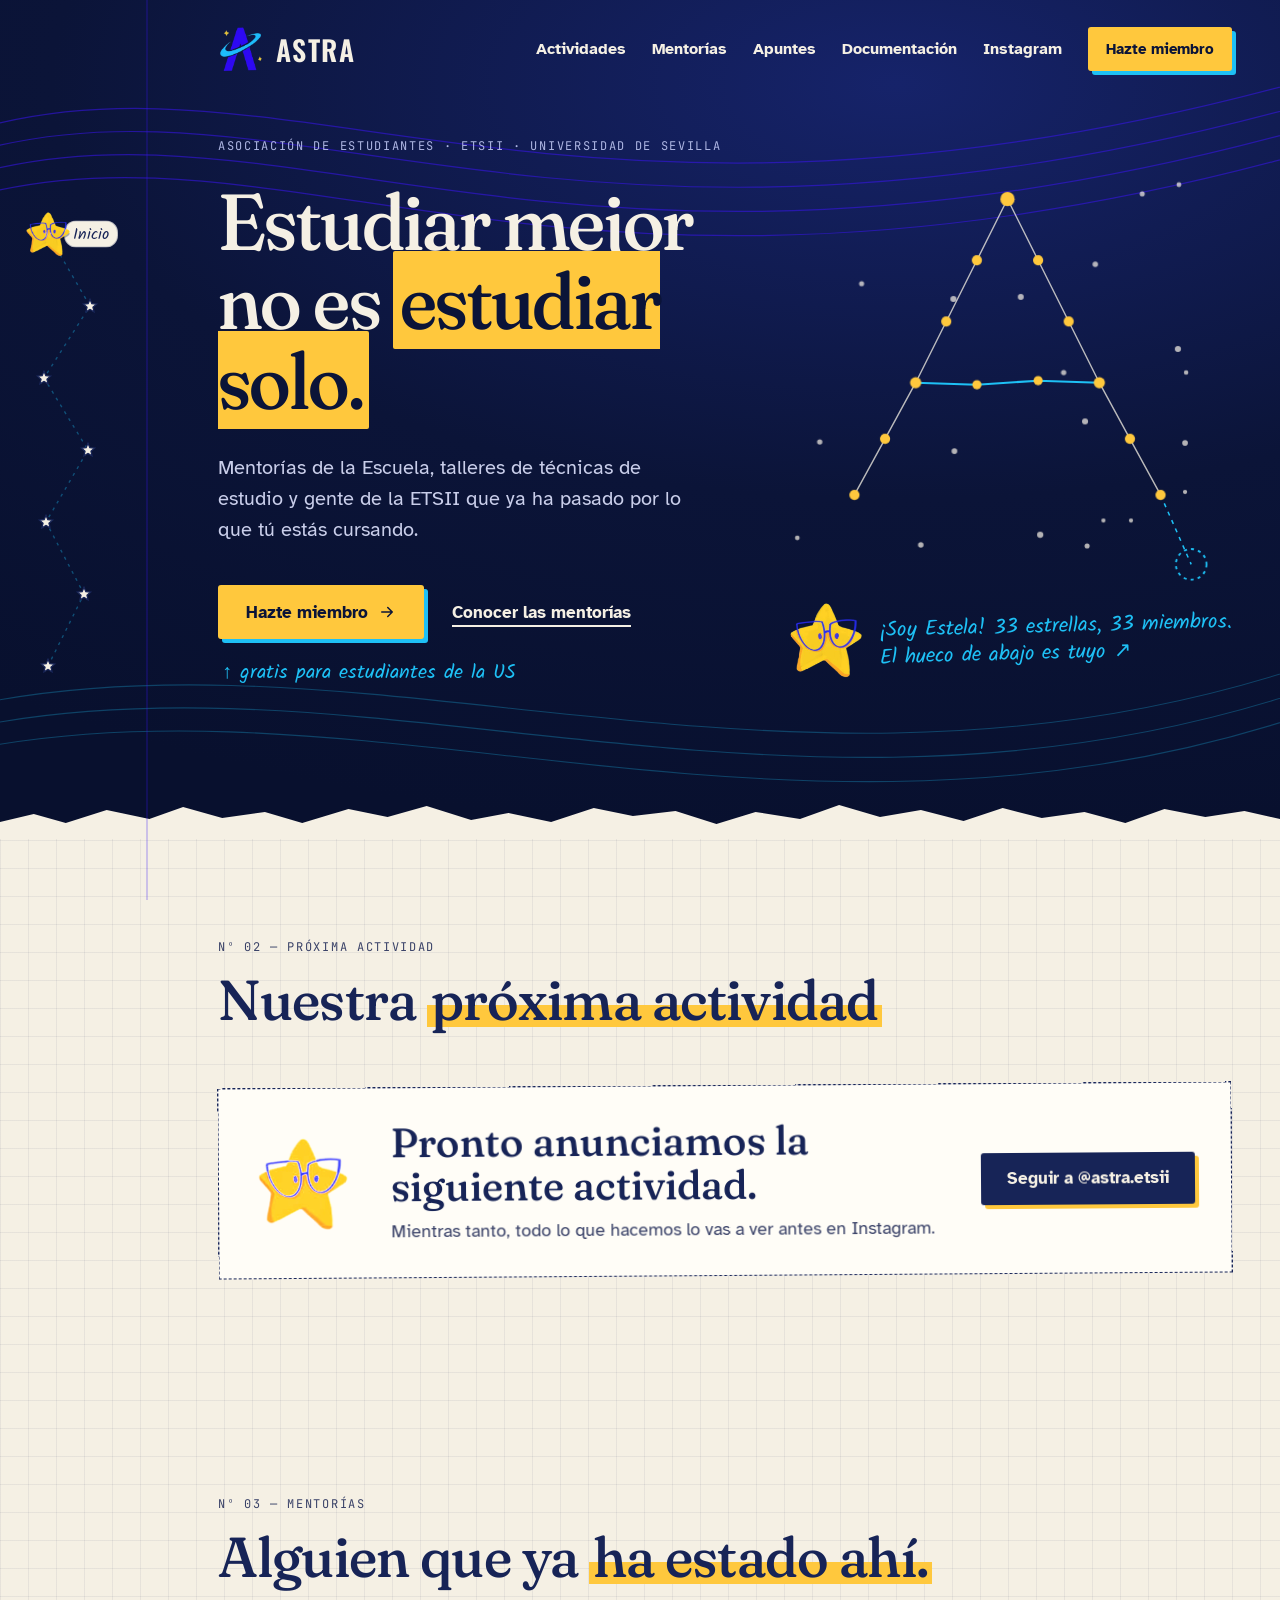
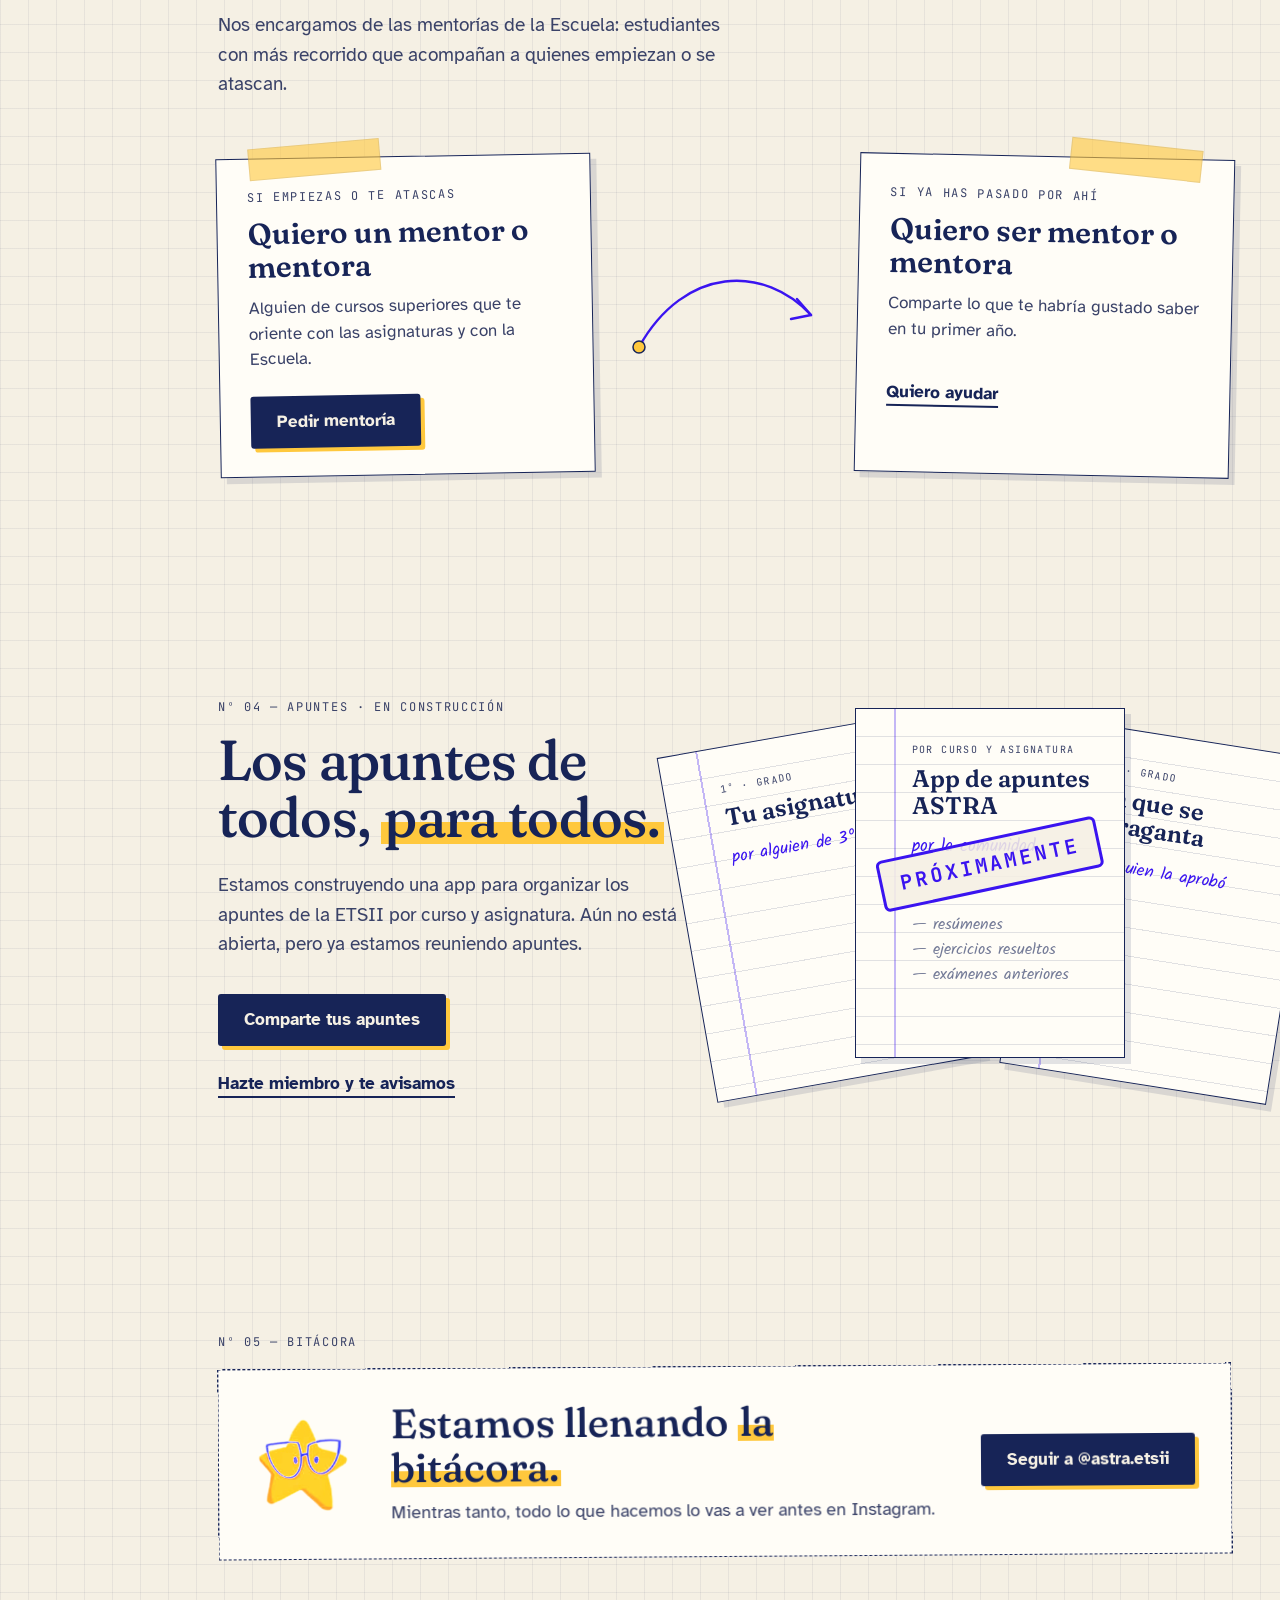
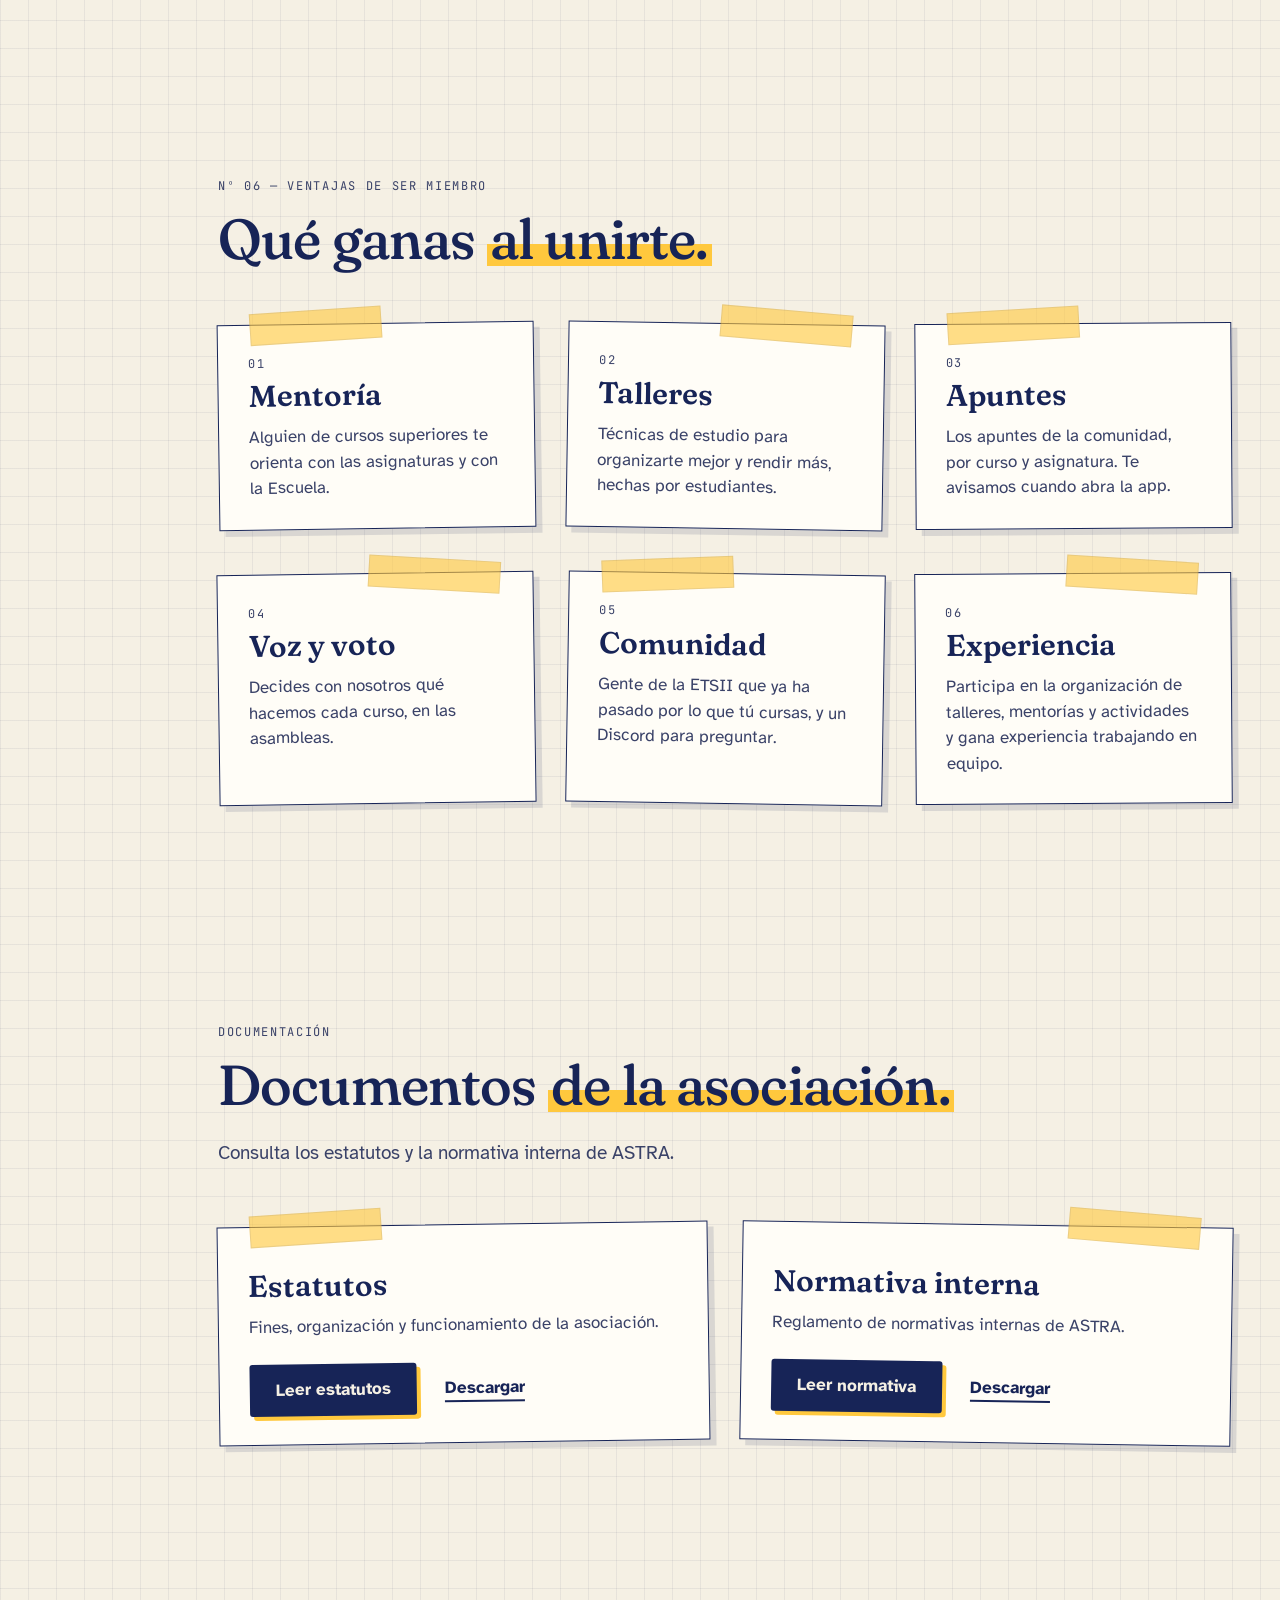
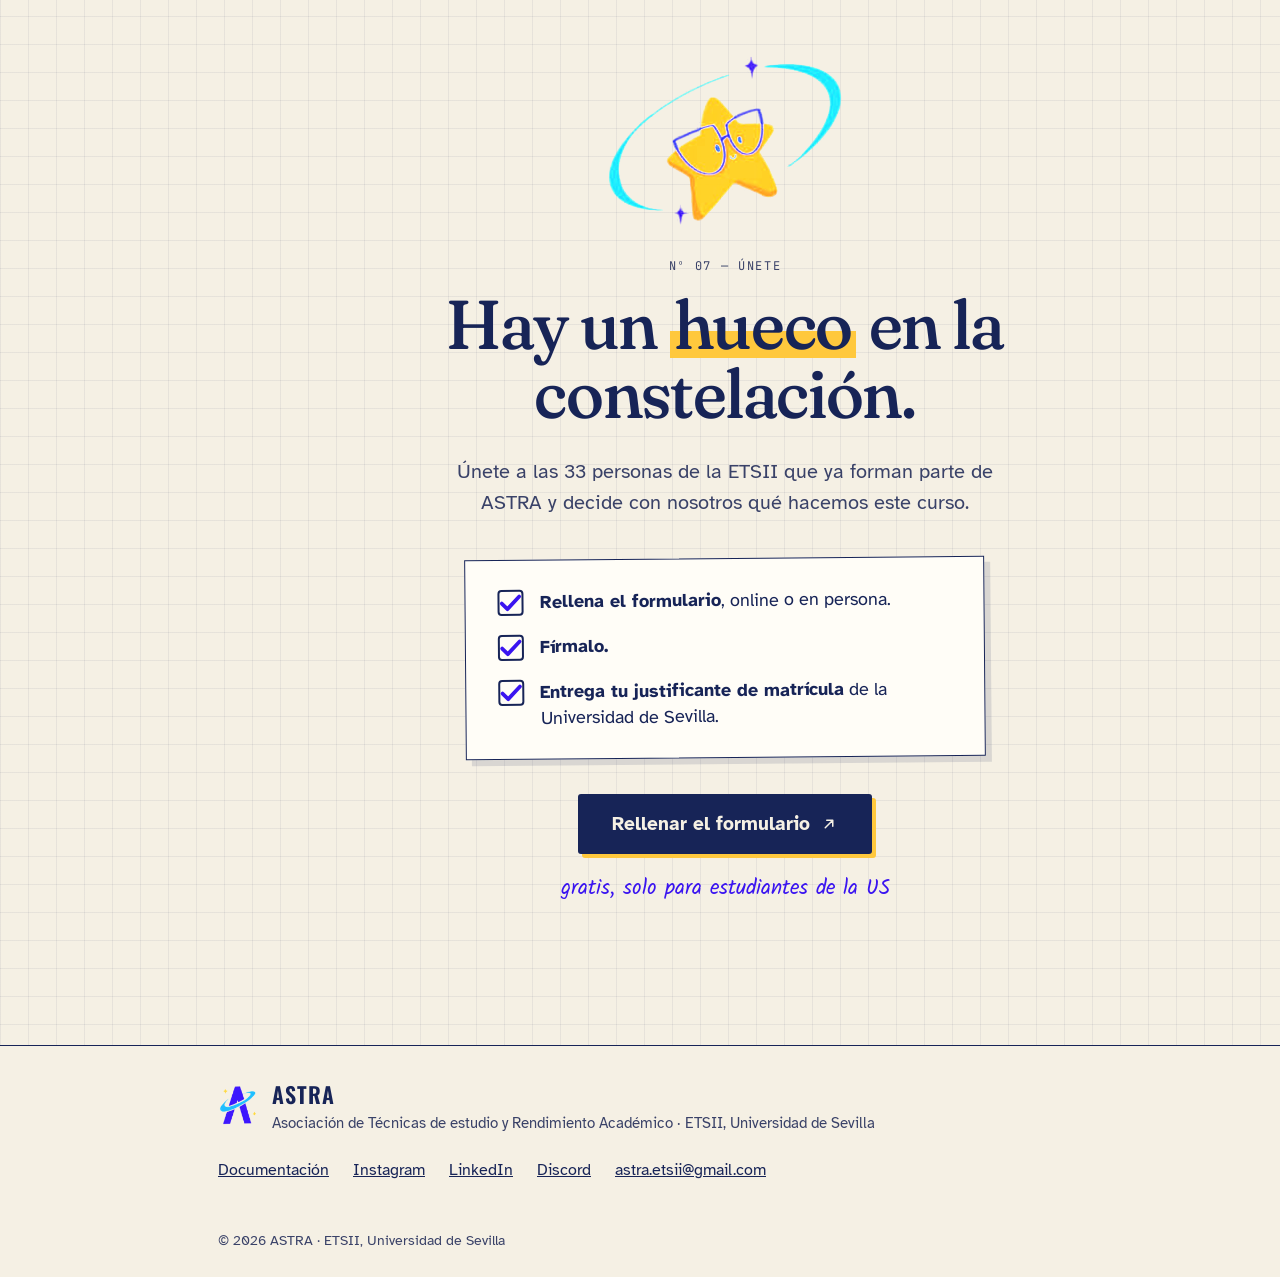
<file: index.html>
<!doctype html>
<html lang="es">
<head>
<meta charset="utf-8">
<meta name="viewport" content="width=device-width, initial-scale=1">
<title>ASTRA — Estudiar mejor no es estudiar solo</title>
<meta name="description" content="ASTRA, Asociación de Técnicas de estudio y Rendimiento Académico de la ETSII (Universidad de Sevilla): mentorías, talleres y apuntes hechos por estudiantes.">
<meta name="theme-color" content="#0B1438">

<meta property="og:type" content="website">
<meta property="og:locale" content="es_ES">
<meta property="og:site_name" content="ASTRA">
<meta property="og:title" content="ASTRA — Estudiar mejor no es estudiar solo">
<meta property="og:description" content="Mentorías de la Escuela, talleres de técnicas de estudio y gente de la ETSII que ya ha pasado por lo que tú estás cursando.">
<meta property="og:url" content="https://nadinerosita.github.io/ASTRAweb/">
<meta property="og:image" content="https://nadinerosita.github.io/ASTRAweb/assets/img/mascota-orbita.png">
<meta name="twitter:card" content="summary">
<meta name="twitter:title" content="ASTRA — Estudiar mejor no es estudiar solo">
<meta name="twitter:description" content="Mentorías de la Escuela, talleres de técnicas de estudio y gente de la ETSII que ya ha pasado por lo que tú estás cursando.">
<meta name="twitter:image" content="https://nadinerosita.github.io/ASTRAweb/assets/img/mascota-orbita.png">

<link rel="icon" type="image/png" sizes="64x64" href="favicon.png">
<link rel="apple-touch-icon" sizes="180x180" href="apple-touch-icon.png">

<link rel="preconnect" href="https://fonts.googleapis.com">
<link rel="preconnect" href="https://fonts.gstatic.com" crossorigin>
<link rel="stylesheet" href="https://fonts.googleapis.com/css2?family=Atkinson+Hyperlegible:ital,wght@0,400;0,700;1,400&amp;family=Fraunces:ital,opsz,wght,SOFT,WONK@0,9..144,300..800,0..100,0..1;1,9..144,300..800,0..100,0..1&amp;family=JetBrains+Mono:wght@400;600;700&amp;family=Kalam:wght@400;700&amp;family=Oswald:wght@600&amp;display=swap">
<link rel="stylesheet" href="css/styles.css">
<noscript><style>
.hl, .hld { background-size: 100% 100%; } .hld { color: #0B1438; }
.st { opacity: 1; } .astro, .tick, .mline path { stroke-dashoffset: 0; } .mline .dot { opacity: 1; }
.sheets .s1 { transform: translate(-170px, 18px) rotate(-10deg); } .sheets .s3 { transform: translate(170px, 22px) rotate(9deg); }
.stamp { opacity: 1; transform: translate(-50%, -50%) rotate(-12deg); }
</style></noscript>
<script>document.documentElement.classList.add('js')</script>
<script src="js/main.js" defer></script>
</head>
<body>
<div class="paper">

<div class="topbar" id="topbar" aria-hidden="true"></div>
<div class="margin-line" aria-hidden="true"></div>

<!-- Índice lateral: seis estrellas en zigzag -->
<nav class="rail" aria-label="Progreso de la página">
<svg class="rail-lines" width="124" height="472" viewBox="0 0 124 472" aria-hidden="true">
<polyline points="30,20 72,92 26,164 70,236 28,308 66,380 30,452" fill="none" stroke="#1EC0F5" stroke-opacity="0.35" stroke-width="1.4" stroke-dasharray="3 5"></polyline>
<polyline id="rail-progress" points="30,20 72,92 26,164 70,236 28,308 66,380 30,452" fill="none" stroke="#1EC0F5" stroke-width="2.2" pathLength="1" stroke-dasharray="1" stroke-dashoffset="1"></polyline>
</svg>
<a href="#inicio" class="rail-star now" style="left: 30px; top: 20px"><svg viewBox="0 0 20 20" aria-hidden="true"><path class="core" d="M10 1.5l2.3 5.6 6 .5-4.6 3.9 1.4 5.9L10 14.3 4.9 17.4l1.4-5.9L1.7 7.6l6-.5z"></path></svg><span class="rail-label">Inicio</span></a>
<a href="#proxima" class="rail-star" style="left: 72px; top: 92px"><svg viewBox="0 0 20 20" aria-hidden="true"><path class="core" d="M10 1.5l2.3 5.6 6 .5-4.6 3.9 1.4 5.9L10 14.3 4.9 17.4l1.4-5.9L1.7 7.6l6-.5z"></path></svg><span class="rail-label" id="rail-label-proxima">Asamblea</span></a>
<a href="#mentorias" class="rail-star" style="left: 26px; top: 164px"><svg viewBox="0 0 20 20" aria-hidden="true"><path class="core" d="M10 1.5l2.3 5.6 6 .5-4.6 3.9 1.4 5.9L10 14.3 4.9 17.4l1.4-5.9L1.7 7.6l6-.5z"></path></svg><span class="rail-label">Mentorías</span></a>
<a href="#apuntes" class="rail-star" style="left: 70px; top: 236px"><svg viewBox="0 0 20 20" aria-hidden="true"><path class="core" d="M10 1.5l2.3 5.6 6 .5-4.6 3.9 1.4 5.9L10 14.3 4.9 17.4l1.4-5.9L1.7 7.6l6-.5z"></path></svg><span class="rail-label">Apuntes</span></a>
<a href="#bitacora" class="rail-star" style="left: 28px; top: 308px"><svg viewBox="0 0 20 20" aria-hidden="true"><path class="core" d="M10 1.5l2.3 5.6 6 .5-4.6 3.9 1.4 5.9L10 14.3 4.9 17.4l1.4-5.9L1.7 7.6l6-.5z"></path></svg><span class="rail-label">Bitácora</span></a>
<a href="#ventajas" class="rail-star" style="left: 66px; top: 380px"><svg viewBox="0 0 20 20" aria-hidden="true"><path class="core" d="M10 1.5l2.3 5.6 6 .5-4.6 3.9 1.4 5.9L10 14.3 4.9 17.4l1.4-5.9L1.7 7.6l6-.5z"></path></svg><span class="rail-label">Ventajas</span></a>
<a href="#unete" class="rail-star" style="left: 30px; top: 452px"><svg viewBox="0 0 20 20" aria-hidden="true"><path class="core" d="M10 1.5l2.3 5.6 6 .5-4.6 3.9 1.4 5.9L10 14.3 4.9 17.4l1.4-5.9L1.7 7.6l6-.5z"></path></svg><span class="rail-label">Únete</span></a>
<div class="rail-guide" id="rail-guide" style="left: 30px; top: 20px"><img src="assets/img/mascota.png" alt="" width="283" height="287"></div>
</nav>

<main>
<div class="night">
<svg class="waves" viewBox="0 0 1440 760" preserveAspectRatio="none" aria-hidden="true">
<g fill="none" stroke="#3A14F0" stroke-width="1.1" stroke-opacity=".55">
<path d="M-40 120 C 320 30, 640 260, 1480 70"></path>
<path d="M-40 140 C 320 52, 640 282, 1480 92" style="animation-delay: -2s"></path>
<path d="M-40 160 C 320 74, 640 304, 1480 114" style="animation-delay: -4s"></path>
<path d="M-40 180 C 320 96, 640 326, 1480 136" style="animation-delay: -6s"></path>
</g>
<g fill="none" stroke="#1EC0F5" stroke-width="1" stroke-opacity=".28">
<path d="M-40 640 C 420 560, 900 760, 1480 600"></path>
<path d="M-40 660 C 420 582, 900 782, 1480 622" style="animation-delay: -3s"></path>
<path d="M-40 680 C 420 604, 900 804, 1480 644" style="animation-delay: -5s"></path>
</g>
</svg>

<header class="wrap site-header">
<a href="#inicio" class="logo-link"><img src="assets/img/logo-a.png" alt="" width="46" height="46"><span class="brand">ASTRA</span></a>
<button type="button" class="nav-toggle" id="nav-toggle" aria-expanded="false" aria-controls="main-nav">
<span class="sr-only">Menú</span>
<svg width="24" height="24" viewBox="0 0 24 24" fill="none" stroke="currentColor" stroke-width="2" stroke-linecap="round" aria-hidden="true"><path d="M4 7h16M4 12h16M4 17h16"></path></svg>
</button>
<nav class="main-nav" id="main-nav" aria-label="Principal">
<a href="#proxima">Actividades</a>
<a href="#mentorias">Mentorías</a>
<a href="#apuntes">Apuntes</a>
<a href="#documentacion">Documentación</a>
<a href="https://www.instagram.com/astra.etsii" data-instagram>Instagram</a>
<a href="#unete" class="btn-sun btn-sm">Hazte miembro</a>
</nav>
</header>

<section id="inicio" class="wrap hero" aria-labelledby="titular-inicio">
<div class="hero-grid">
<div class="hero-text">
<p class="mono">Asociación de estudiantes · ETSII · Universidad de Sevilla</p>
<h1 class="serif" id="titular-inicio">Estudiar mejor no es <span class="hld" id="hero-hl">estudiar solo.</span></h1>
<p class="hero-lede">Mentorías de la Escuela, talleres de técnicas de estudio y gente de la ETSII que ya ha pasado por lo que tú estás cursando.</p>
<div class="actions">
<a href="#unete" class="btn-sun" id="cta-hero">Hazte miembro
<svg width="18" height="18" viewBox="0 0 24 24" fill="none" stroke="currentColor" stroke-width="2" stroke-linecap="round" stroke-linejoin="round" aria-hidden="true"><path d="M5 12h14M13 6l6 6-6 6"></path></svg></a>
<a href="#mentorias" class="btn-line">Conocer las mentorías</a>
</div>
<p class="hand note">↑ gratis para estudiantes de la US</p>
</div>

<figure class="hero-figure">
<svg class="constellation" id="constelacion" viewBox="0 0 440 440" role="img" aria-label="Constelación de 33 estrellas, una por cada miembro de ASTRA, con forma de A, y un hueco libre al final">
<path class="astro" pathLength="1" d="M70 340 L100 285 L130 230 L160 170 L190 110 L220 50 L250 110 L280 170 L310 230 L340 285 L370 340" fill="none" stroke="#F5F0E4" stroke-opacity=".75" stroke-width="1.4"></path>
<path class="astro astro-bar" pathLength="1" d="M130 230 L190 232 L250 228 L310 230" fill="none" stroke="#1EC0F5" stroke-width="2"></path>
<path d="M370 340 L400 408" fill="none" stroke="#1EC0F5" stroke-width="1.5" stroke-dasharray="4 5"></path>
<g id="estrellas"></g>
<circle class="slotfill" id="slotfill" cx="400" cy="408" r="9"></circle>
<circle class="slot" id="slot" cx="400" cy="408" r="15" fill="none" stroke="#1EC0F5" stroke-width="1.8" stroke-dasharray="3 4"></circle>
</svg>
<figcaption>
<img class="bob" src="assets/img/mascota.png" alt="Astralita, la mascota de ASTRA" width="283" height="287">
<span class="hand">¡Soy Estela! <span data-miembros>33</span> estrellas, <span data-miembros>33</span> miembros.<br>El hueco de abajo es tuyo ↗</span>
</figcaption>
</figure>
</div>
</section>

<svg class="torn" viewBox="0 0 1440 48" preserveAspectRatio="none" aria-hidden="true">
<path d="M0 48 L0 30 L38 22 L74 31 L120 18 L168 27 L206 15 L250 26 L298 20 L340 31 L392 17 L436 25 L480 14 L530 28 L572 21 L620 30 L668 16 L712 24 L760 19 L806 32 L850 20 L900 27 L944 13 L990 25 L1036 18 L1084 29 L1128 16 L1172 26 L1220 20 L1266 31 L1310 17 L1356 25 L1400 19 L1440 27 L1440 48 Z" fill="#F5F0E4"></path>
</svg>
</div>

<!-- Próxima actividad -->
<section id="proxima" class="wrap section" aria-labelledby="titular-proxima">
<p class="mono eyebrow">Nº 02 — Próxima actividad</p>
<h2 class="serif h2" id="titular-proxima" style="margin-bottom: 56px" data-titulo-defecto="Asamblea General de Inicio de Curso">Empezamos el curso <span class="hl">en asamblea</span></h2>

<div class="ticket" id="ticket">
<span class="tape"></span>
<span class="tape"></span>
<div class="ticket-grid">
<div class="ticket-date">
<p class="serif ticket-day" id="act-dia">20</p>
<p class="mono" id="act-fecha">Nov · 12:30</p>
</div>
<div class="ticket-body">
<h3 class="serif" id="act-titulo">Asamblea General de Inicio de Curso</h3>
<p class="ticket-desc" id="act-desc">Presentamos el plan de ASTRA para este curso y decidimos juntos qué hacemos. Trae tus ideas.</p>
<p class="mono ticket-place"><span id="act-lugar">Lugar · Aula A2.11, ETSII</span><span id="act-abierta">&#160;·&#160; Abierta a todo el mundo, seas o no de ASTRA</span></p>
<div class="actions">
<a href="https://calendar.google.com/calendar/render?action=TEMPLATE&amp;text=Asamblea%20General%20de%20Inicio%20de%20Curso%20%C2%B7%20ASTRA&amp;dates=20261120T113000Z/20261120T123000Z&amp;location=Aula%20A2.11%2C%20ETSII%2C%20Universidad%20de%20Sevilla" class="btn-ink" id="act-cal">
<svg width="18" height="18" viewBox="0 0 24 24" fill="none" stroke="currentColor" stroke-width="2" stroke-linecap="round" stroke-linejoin="round" aria-hidden="true"><rect x="3" y="5" width="18" height="16" rx="2"></rect><path d="M3 10h18M8 3v4M16 3v4M12 13v5M9.5 15.5h5"></path></svg>
Añadir a mi calendario</a>
<a href="#unete" class="btn-line">Y si te gusta, hazte miembro</a>
</div>
</div>
</div>
<p class="hand countdown" id="act-cuenta">faltan 10 días ✎</p>
</div>

<div class="empty-card" id="proxima-vacia" hidden>
<img class="bob" src="assets/img/mascota.png" alt="" width="283" height="287" loading="lazy">
<div class="empty-card-body">
<h3 class="serif">Pronto anunciamos la siguiente actividad.</h3>
<p>Mientras tanto, todo lo que hacemos lo vas a ver antes en Instagram.</p>
</div>
<a href="https://www.instagram.com/astra.etsii" class="btn-ink" data-instagram>Seguir a @astra.etsii</a>
</div>
<div class="cal" id="calendario" hidden>
<div class="cal-card">
<div class="cal-head">
<button type="button" class="cal-nav" id="cal-prev" aria-label="Mes anterior">&#8249;</button>
<h3 class="serif" id="cal-mes" aria-live="polite">Calendario</h3>
<button type="button" class="cal-nav" id="cal-next" aria-label="Mes siguiente">&#8250;</button>
</div>
<div class="cal-weekdays" aria-hidden="true"><span>L</span><span>M</span><span>X</span><span>J</span><span>V</span><span>S</span><span>D</span></div>
<div class="cal-days" id="cal-dias"></div>
<p class="cal-hint hand">toca un día marcado para ver su evento</p>
</div>
<div class="cal-agenda">
<p class="mono" id="cal-agenda-titulo">Próximos eventos</p>
<ul class="cal-lista" id="cal-lista"></ul>
<button type="button" class="btn-line cal-todos" id="cal-todos" hidden>Ver todos los eventos</button>
</div>
</div>
</section>

<!-- Mentorías -->
<section id="mentorias" class="wrap section mentor" aria-labelledby="titular-mentorias">
<p class="mono eyebrow">Nº 03 — Mentorías</p>
<h2 class="serif h2" id="titular-mentorias">Alguien que ya <span class="hl">ha estado ahí.</span></h2>
<p class="lede">Nos encargamos de las mentorías de la Escuela: estudiantes con más recorrido que acompañan a quienes empiezan o se atascan.</p>
<div class="mentor-row">
<div class="icard">
<span class="tape"></span>
<p class="mono">Si empiezas o te atascas</p>
<h3 class="serif">Quiero un mentor o mentora</h3>
<p>Alguien de cursos superiores que te oriente con las asignaturas y con la Escuela.</p>
<a href="mailto:astra.etsii@gmail.com?subject=Quiero%20un%20mentor%20o%20mentora" class="btn-ink" id="mentor-pedir">Pedir mentoría</a>
</div>
<svg class="mline" viewBox="0 0 200 120" aria-hidden="true">
<path d="M14 92 C 60 10, 140 10, 186 60" fill="none" stroke="#3A14F0" stroke-width="2.4" stroke-dasharray="1" pathLength="1" stroke-linecap="round"></path>
<path d="M172 44 L186 60 L166 64" fill="none" stroke="#3A14F0" stroke-width="2.4" stroke-linecap="round" stroke-linejoin="round" pathLength="1" stroke-dasharray="1"></path>
<circle class="dot" cx="14" cy="92" r="6" fill="#FFC83D" stroke="#172457" stroke-width="1.5"></circle>
</svg>
<div class="icard">
<span class="tape"></span>
<p class="mono">Si ya has pasado por ahí</p>
<h3 class="serif">Quiero ser mentor o mentora</h3>
<p>Comparte lo que te habría gustado saber en tu primer año.</p>
<a href="mailto:astra.etsii@gmail.com?subject=Quiero%20ser%20mentor%20o%20mentora" class="btn-line" id="mentor-ofrecer">Quiero ayudar</a>
</div>
</div>
</section>

<!-- Apuntes -->
<section id="apuntes" class="wrap section" aria-labelledby="titular-apuntes">
<div class="split">
<div class="split-text">
<p class="mono eyebrow" id="apuntes-etiqueta">Nº 04 — Apuntes · en construcción</p>
<h2 class="serif h2" id="titular-apuntes">Los apuntes de todos, <span class="hl">para todos.</span></h2>
<p class="lede" id="apuntes-lede">Estamos construyendo una app para organizar los apuntes de la ETSII por curso y asignatura. Aún no está abierta, pero ya estamos reuniendo apuntes.</p>
<div class="actions">
<a href="mailto:astra.etsii@gmail.com?subject=Quiero%20compartir%20mis%20apuntes" class="btn-ink" id="apuntes-primario">Comparte tus apuntes</a>
<a href="#unete" class="btn-line" id="apuntes-secundario">Hazte miembro y te avisamos</a>
</div>
</div>
<div class="split-art">
<div class="sheets" aria-hidden="true">
<div class="sheet s1"><p class="mono">1º · Grado</p><p class="serif">Tu asignatura</p><p class="hand">por alguien de 3º</p></div>
<div class="sheet s3"><p class="mono">2º · Grado</p><p class="serif">La que se atraganta</p><p class="hand">por quien la aprobó</p></div>
<div class="sheet s2"><p class="mono">Por curso y asignatura</p><p class="serif">App de apuntes ASTRA</p><p class="hand">por la comunidad</p><p class="hand list">— resúmenes<br>— ejercicios resueltos<br>— exámenes anteriores</p></div>
<span class="stamp" id="apuntes-sello">Próximamente</span>
</div>
</div>
</div>
</section>

<!-- Bitácora -->
<section id="bitacora" class="wrap section" aria-labelledby="titular-bitacora">
<p class="mono eyebrow">Nº 05 — Bitácora</p>
<div class="empty-card" id="bitacora-vacia">
<img class="bob" src="assets/img/mascota.png" alt="" width="283" height="287" loading="lazy">
<div class="empty-card-body">
<h2 class="serif" id="titular-bitacora">Estamos llenando <span class="hl">la bitácora.</span></h2>
<p>Mientras tanto, todo lo que hacemos lo vas a ver antes en Instagram.</p>
</div>
<a href="https://www.instagram.com/astra.etsii" class="btn-ink" data-instagram>Seguir a @astra.etsii</a>
</div>
<div id="bitacora-fotos" hidden>
<h2 class="serif h2 log-title" id="titular-bitacora-fotos">Lo que ya <span class="hl">hemos hecho</span></h2>
<div class="polaroids" id="bitacora-grid"></div>
<p class="log-more">Más en <a href="https://www.instagram.com/astra.etsii" class="link-min" data-instagram>@astra.etsii</a></p>
</div>
</section>

<!-- Ventajas -->
<section id="ventajas" class="wrap section" aria-labelledby="titular-ventajas">
<p class="mono eyebrow">Nº 06 — Ventajas de ser miembro</p>
<h2 class="serif h2" id="titular-ventajas">Qué ganas <span class="hl">al unirte.</span></h2>
<ul class="perks">
<li class="icard"><span class="tape"></span><p class="mono">01</p><h3 class="serif">Mentoría</h3><p>Alguien de cursos superiores te orienta con las asignaturas y con la Escuela.</p></li>
<li class="icard"><span class="tape"></span><p class="mono">02</p><h3 class="serif">Talleres</h3><p>Técnicas de estudio para organizarte mejor y rendir más, hechas por estudiantes.</p></li>
<li class="icard"><span class="tape"></span><p class="mono">03</p><h3 class="serif">Apuntes</h3><p>Los apuntes de la comunidad, por curso y asignatura. Te avisamos cuando abra la app.</p></li>
<li class="icard"><span class="tape"></span><p class="mono">04</p><h3 class="serif">Voz y voto</h3><p>Decides con nosotros qué hacemos cada curso, en las asambleas.</p></li>
<li class="icard"><span class="tape"></span><p class="mono">05</p><h3 class="serif">Comunidad</h3><p>Gente de la ETSII que ya ha pasado por lo que tú cursas, y un Discord para preguntar.</p></li>
<li class="icard"><span class="tape"></span><p class="mono">06</p><h3 class="serif">Experiencia</h3><p>Participa en la organización de talleres, mentorías y actividades y gana experiencia trabajando en equipo.</p></li>
</ul>
</section>

<!-- Documentación -->
<section id="documentacion" class="wrap section" aria-labelledby="titular-documentacion">
<p class="mono eyebrow">Documentación</p>
<h2 class="serif h2" id="titular-documentacion">Documentos <span class="hl">de la asociación.</span></h2>
<p class="lede">Consulta los estatutos y la normativa interna de ASTRA.</p>
<div class="docs-row">
<div class="icard">
<span class="tape"></span>
<h3 class="serif">Estatutos</h3>
<p>Fines, organización y funcionamiento de la asociación.</p>
<div class="actions">
<a href="docs/estatutos-astra.pdf" class="btn-ink" target="_blank" rel="noopener">Leer estatutos</a>
<a href="docs/estatutos-astra.pdf" class="btn-line" download>Descargar</a>
</div>
</div>
<div class="icard">
<span class="tape"></span>
<h3 class="serif">Normativa interna</h3>
<p>Reglamento de normativas internas de ASTRA.</p>
<div class="actions">
<a href="docs/normativa-interna-astra.pdf" class="btn-ink" target="_blank" rel="noopener">Leer normativa</a>
<a href="docs/normativa-interna-astra.pdf" class="btn-line" download>Descargar</a>
</div>
</div>
</div>
</section>

<!-- Únete -->
<section id="unete" class="wrap join" aria-labelledby="titular-unete">
<div class="join-inner">
<img class="bob join-mascot" src="assets/img/mascota-orbita.png" alt="Astralita, la mascota de ASTRA" width="475" height="346" loading="lazy">
<p class="mono">Nº 07 — Únete</p>
<h2 class="serif" id="titular-unete">Hay un <span class="hl">hueco</span> en la constelación.</h2>
<p class="join-lede">Únete a las <span data-miembros>33</span> personas de la ETSII que ya forman parte de ASTRA y decide con nosotros qué hacemos este curso.</p>
<ol id="pasos" class="steps">
<li><span class="box"><svg viewBox="0 0 24 24" aria-hidden="true"><path class="tick" pathLength="1" d="M5 12.5l4.5 4.5L19 7"></path></svg></span><span><b>Rellena el formulario</b>, online o en persona.</span></li>
<li><span class="box"><svg viewBox="0 0 24 24" aria-hidden="true"><path class="tick" pathLength="1" d="M5 12.5l4.5 4.5L19 7"></path></svg></span><span><b>Fírmalo.</b></span></li>
<li><span class="box"><svg viewBox="0 0 24 24" aria-hidden="true"><path class="tick" pathLength="1" d="M5 12.5l4.5 4.5L19 7"></path></svg></span><span><b>Entrega tu justificante de matrícula</b> de la Universidad de Sevilla.</span></li>
</ol>
<a href="https://forms.cloud.microsoft/Pages/ResponsePage.aspx?id=TmhK77WBHEmpjsezG-bEaWFeOwYvt0BBrL5kpqT_PyRUNDlWQlNWME44R1oxSkNFN0RUWEcxUkpFUy4u" class="btn-ink btn-lg" id="form-link" target="_blank" rel="noopener">Rellenar el formulario
<svg width="18" height="18" viewBox="0 0 24 24" fill="none" stroke="currentColor" stroke-width="2" stroke-linecap="round" stroke-linejoin="round" aria-hidden="true"><path d="M7 17L17 7M9 7h8v8"></path></svg></a>
<p class="hand note">gratis, solo para estudiantes de la US</p>
</div>
</section>
</main>

<footer class="site-footer">
<div class="wrap footer-inner">
<div class="footer-brand">
<img src="assets/img/logo-a.png" alt="" width="40" height="40" loading="lazy">
<div>
<p class="brand">ASTRA</p>
<p>Asociación de Técnicas de estudio y Rendimiento Académico · ETSII, Universidad de Sevilla</p>
</div>
</div>
<div class="footer-links">
<a href="#documentacion" class="link-min">Documentación</a>
<a href="https://www.instagram.com/astra.etsii" class="link-min" data-instagram>Instagram</a>
<a href="https://es.linkedin.com/company/astra-etsii" class="link-min" data-linkedin target="_blank" rel="noopener">LinkedIn</a>
<a href="https://discord.gg/a9k8bKVkrk" class="link-min" data-discord target="_blank" rel="noopener">Discord</a>
<a href="mailto:astra.etsii@gmail.com" class="link-min" data-email>astra.etsii@gmail.com</a>
</div>
</div>
<div class="wrap footer-legal">
<p>© 2026 ASTRA · ETSII, Universidad de Sevilla</p>
</div>
</footer>

</div>
</body>
</html>
</file>
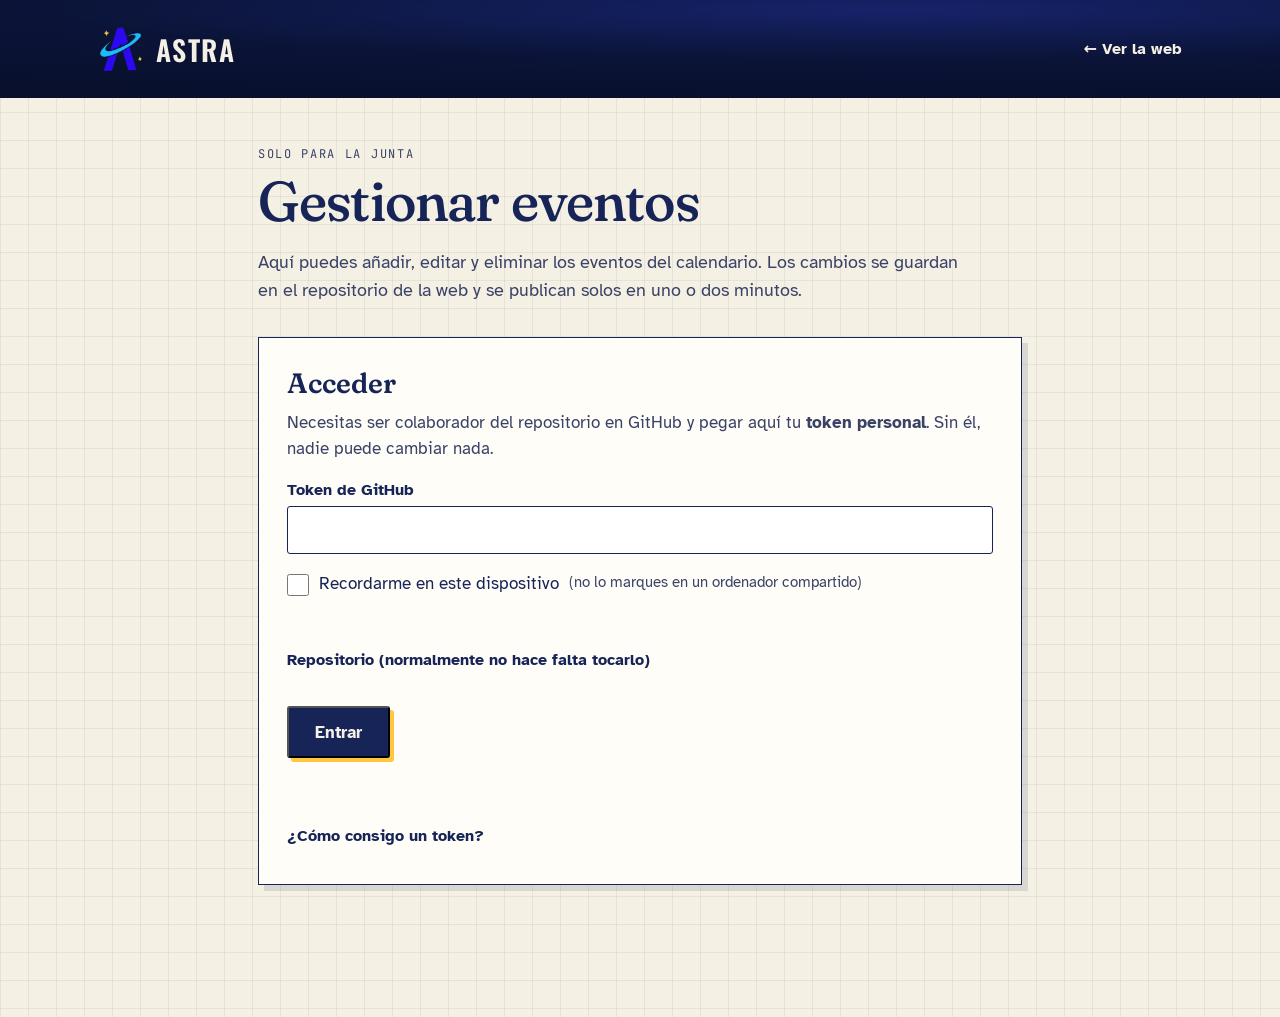
<file: admin.html>
<!doctype html>
<html lang="es">
<head>
<meta charset="utf-8">
<meta name="viewport" content="width=device-width, initial-scale=1">
<title>Gestionar eventos — ASTRA</title>
<meta name="robots" content="noindex, nofollow">
<meta name="theme-color" content="#0B1438">
<link rel="icon" type="image/png" sizes="64x64" href="favicon.png">
<link rel="preconnect" href="https://fonts.googleapis.com">
<link rel="preconnect" href="https://fonts.gstatic.com" crossorigin>
<link rel="stylesheet" href="https://fonts.googleapis.com/css2?family=Atkinson+Hyperlegible:ital,wght@0,400;0,700;1,400&amp;family=Fraunces:ital,opsz,wght,SOFT,WONK@0,9..144,300..800,0..100,0..1;1,9..144,300..800,0..100,0..1&amp;family=JetBrains+Mono:wght@400;600;700&amp;family=Kalam:wght@400;700&amp;family=Oswald:wght@600&amp;display=swap">
<link rel="stylesheet" href="css/styles.css">
<link rel="stylesheet" href="css/admin.css">
<script src="js/admin.js" defer></script>
</head>
<body class="admin-page">
<div class="paper">

<div class="night">
<header class="wrap site-header">
<a href="index.html" class="logo-link"><img src="assets/img/logo-a.png" alt="" width="46" height="46"><span class="brand">ASTRA</span></a>
<nav class="main-nav" aria-label="Principal">
<a href="index.html">← Ver la web</a>
</nav>
</header>
</div>

<main class="wrap admin">
<p class="mono">Solo para la junta</p>
<h1 class="serif">Gestionar eventos</h1>
<p class="admin-intro">Aquí puedes añadir, editar y eliminar los eventos del calendario. Los cambios se guardan en el repositorio de la web y se publican solos en uno o dos minutos.</p>

<!-- Acceso -->
<section id="login" class="admin-card" aria-labelledby="login-titulo">
<h2 class="serif" id="login-titulo">Acceder</h2>
<p>Necesitas ser colaborador del repositorio en GitHub y pegar aquí tu <b>token personal</b>. Sin él, nadie puede cambiar nada.</p>
<form id="login-form" autocomplete="off">
<div class="field">
<label for="token">Token de GitHub</label>
<input type="password" id="token" name="token" autocomplete="off" spellcheck="false" required>
</div>
<label class="check"><input type="checkbox" id="recordar"> Recordarme en este dispositivo <span>(no lo marques en un ordenador compartido)</span></label>
<details class="admin-details">
<summary>Repositorio (normalmente no hace falta tocarlo)</summary>
<div class="grid2">
<div class="field"><label for="cfg-owner">Usuario u organización</label><input type="text" id="cfg-owner" spellcheck="false"></div>
<div class="field"><label for="cfg-repo">Repositorio</label><input type="text" id="cfg-repo" spellcheck="false"></div>
<div class="field"><label for="cfg-branch">Rama</label><input type="text" id="cfg-branch" spellcheck="false"></div>
</div>
</details>
<div class="actions"><button type="submit" class="btn-ink" id="login-btn">Entrar</button></div>
<p class="admin-msg" id="login-msg" role="alert"></p>
</form>

<details class="admin-details">
<summary>¿Cómo consigo un token?</summary>
<ol class="admin-steps">
<li>Pide a quien administre el repositorio que te añada como colaborador (<i>Settings → Collaborators</i>).</li>
<li>En GitHub abre <i>Settings → Developer settings → Personal access tokens → Fine-grained tokens → Generate new token</i>.</li>
<li>En <i>Repository access</i> elige <b>Only select repositories</b> y marca solo el repositorio de la web.</li>
<li>En <i>Permissions → Repository permissions</i> pon <b>Contents: Read and write</b>.</li>
<li>Genera el token, cópialo y pégalo arriba. GitHub solo lo muestra una vez. Ponle una caducidad corta (por ejemplo, 90 días).</li>
</ol>
</details>
</section>

<!-- Panel -->
<section id="panel" hidden aria-label="Panel de eventos">
<div class="admin-bar">
<p class="mono" id="estado" aria-live="polite"></p>
<div class="actions">
<button type="button" class="btn-line" id="btn-nuevo">+ Nuevo evento</button>
<button type="button" class="btn-ink btn-sm" id="btn-guardar" disabled>Guardar y publicar</button>
<button type="button" class="btn-line" id="btn-salir">Salir</button>
</div>
</div>
<p class="admin-msg" id="msg" role="status"></p>

<form id="form-evento" class="admin-card" hidden novalidate aria-labelledby="form-titulo">
<h2 class="serif" id="form-titulo">Nuevo evento</h2>
<div class="field">
<label for="f-titulo">Título</label>
<input type="text" id="f-titulo" maxlength="120" required>
</div>
<div class="field">
<label for="f-desc">Descripción <span>(opcional)</span></label>
<textarea id="f-desc" rows="3" maxlength="400"></textarea>
</div>
<div class="grid2">
<div class="field">
<label for="f-inicio">Empieza</label>
<input type="datetime-local" id="f-inicio" required>
</div>
<div class="field">
<label for="f-fin">Termina</label>
<input type="datetime-local" id="f-fin">
</div>
</div>
<p class="admin-hint">Las horas son siempre de Madrid, estés donde estés.</p>
<div class="field">
<label for="f-lugar">Lugar <span>(opcional)</span></label>
<input type="text" id="f-lugar" maxlength="120">
</div>
<label class="check"><input type="checkbox" id="f-abierta"> Abierta a todo el mundo, seas o no de ASTRA</label>
<p class="admin-msg" id="form-msg" role="alert"></p>
<div class="actions">
<button type="submit" class="btn-ink btn-sm">Aceptar</button>
<button type="button" class="btn-line" id="btn-cancelar">Cancelar</button>
</div>
</form>

<ul class="admin-lista" id="lista"></ul>
<p class="admin-hint" id="vacio" hidden>No hay eventos. Pulsa «Nuevo evento» para crear el primero.</p>
<p class="admin-hint">«Aceptar» no publica nada todavía: los cambios se aplican en la web al pulsar <b>Guardar y publicar</b>.</p>
</section>

</main>
</div>
</body>
</html>
</file>
<file: css/styles.css>
/* ASTRA — portada "Cuaderno de observación"
   Fuente de verdad: referencia/portada-prototipo.dc.html */

:root { --marker: #FFC83D; }

html { scroll-behavior: smooth; scroll-padding-top: 24px; }
body { margin: 0; }
[hidden] { display: none !important; }
a { color: #172457; }
a:hover { color: #3A14F0; }
:focus-visible { outline: 3px solid #3A14F0; outline-offset: 3px; }
.night :focus-visible { outline-color: #FFC83D; }

/* ---------- Base ---------- */
.paper { background-color: #F5F0E4; background-image: linear-gradient(rgba(23,36,87,.065) 1px, transparent 1px), linear-gradient(90deg, rgba(23,36,87,.065) 1px, transparent 1px); background-size: 28px 28px; font-family: 'Atkinson Hyperlegible', system-ui, sans-serif; color: #172457; position: relative; overflow-x: hidden; min-height: 100vh; }
.night { position: relative; background: radial-gradient(120% 90% at 70% 10%, #16236A 0%, #0B1438 55%, #08102E 100%); color: #F5F0E4; overflow: hidden; }
.night a { color: #F5F0E4; }
.night a:hover { color: #FFC83D; }
.wrap { max-width: 1180px; margin: 0 auto 0 170px; padding: 0 48px; box-sizing: border-box; position: relative; }
.serif { font-family: 'Fraunces', Georgia, serif; font-variation-settings: "SOFT" 60, "WONK" 1; }
.brand { font-family: 'Oswald', 'Arial Narrow', sans-serif; font-weight: 600; letter-spacing: .05em; }
.mono { font-family: 'JetBrains Mono', ui-monospace, monospace; font-size: 12px; letter-spacing: .14em; text-transform: uppercase; color: #3A4268; }
.night .mono { color: #AEB6E3; }
.hand { font-family: 'Kalam', cursive; color: #3A14F0; }
.night .hand { color: #1EC0F5; }
.h2 { margin: 0; font-size: clamp(38px, 4.4vw, 62px); line-height: 1.02; font-weight: 500; letter-spacing: -.015em; }
.lede { margin: 26px 0 0; font-size: 19px; line-height: 1.55; color: #3A4268; max-width: 44ch; }
.eyebrow { margin: 0 0 16px; }
.section { padding-top: 100px; padding-bottom: 120px; z-index: 2; }

/* Marcador amarillo */
.hl { background-image: linear-gradient(transparent 58%, var(--marker) 58%, var(--marker) 90%, transparent 90%); background-repeat: no-repeat; background-size: 0% 100%; transition: background-size 1.1s cubic-bezier(.6,.05,.2,1) .15s; padding: 0 .06em; }
.hl.on { background-size: 100% 100%; }
.hld { background-image: linear-gradient(var(--marker), var(--marker)); background-repeat: no-repeat; background-position: 0 88%; background-size: 0% 16%; transition: background-size 1.1s cubic-bezier(.6,.05,.2,1) .2s, color .5s ease .6s; padding: 0 .08em; border-radius: 2px; }
.hld.on { background-size: 100% 100%; color: #0B1438; }

/* Botones */
.btn-ink { display: inline-flex; align-items: center; gap: 10px; min-height: 52px; padding: 0 26px; background: #172457; color: #F5F0E4; border-radius: 3px; text-decoration: none; font-weight: 700; font-size: 17px; box-shadow: 4px 4px 0 var(--marker); transition: transform .2s ease, box-shadow .2s ease; box-sizing: border-box; }
.btn-ink:hover, .btn-ink:focus-visible { color: #F5F0E4; transform: translate(-2px, -2px); box-shadow: 7px 7px 0 var(--marker); }
.btn-sun { display: inline-flex; align-items: center; gap: 10px; min-height: 54px; padding: 0 28px; background: var(--marker); border-radius: 3px; text-decoration: none; font-weight: 700; font-size: 17px; box-shadow: 4px 4px 0 #1EC0F5; transition: transform .2s ease, box-shadow .2s ease; box-sizing: border-box; }
.night .btn-sun, .night .btn-sun:hover { color: #0B1438; }
.btn-sun:hover, .btn-sun:focus-visible { transform: translate(-2px, -2px); box-shadow: 7px 7px 0 #1EC0F5; }
.btn-line { display: inline-flex; align-items: center; min-height: 52px; font-weight: 700; font-size: 17px; text-decoration: underline; text-decoration-thickness: 2px; text-underline-offset: 7px; }
.btn-sm { min-height: 44px; padding: 0 18px; font-size: 15px; }
.btn-lg { min-height: 60px; padding: 0 34px; font-size: 19px; margin-top: 36px; }
.link-min { min-height: 44px; display: inline-flex; align-items: center; }
.actions { display: flex; flex-wrap: wrap; align-items: center; gap: 12px 28px; }

/* ---------- Índice lateral y progreso ---------- */
.margin-line { position: fixed; top: 0; bottom: 0; left: 146px; width: 2px; background: rgba(58,20,240,.22); z-index: 1; pointer-events: none; }
.rail { position: fixed; left: 18px; top: 50%; transform: translateY(-50%); width: 124px; height: 472px; z-index: 5; }
.rail-lines { position: absolute; left: 0; top: 0; }
.rail-star { position: absolute; width: 44px; height: 44px; margin: -22px 0 0 -22px; display: flex; align-items: center; justify-content: center; text-decoration: none; }
.rail-star svg { width: 16px; height: 16px; }
.rail-star .core { fill: #F5F0E4; stroke: #172457; stroke-width: 1.6; transition: fill .35s ease; }
.rail-star.done .core { fill: #172457; stroke: #F5F0E4; }
.rail-label { position: absolute; left: 38px; top: 50%; transform: translateY(-50%); white-space: nowrap; font-family: 'Kalam', cursive; font-size: 16px; color: #172457; background: #F5F0E4; border: 1px solid rgba(23,36,87,.25); padding: 0 8px; border-radius: 12px; opacity: 0; transition: opacity .25s ease; }
.rail-star.now .rail-label, .rail-star:hover .rail-label, .rail-star:focus-visible .rail-label { opacity: 1; }
.rail-guide { position: absolute; width: 46px; height: 46px; margin: -23px 0 0 -23px; pointer-events: none; transition: left .8s cubic-bezier(.5,0,.2,1), top .8s cubic-bezier(.5,0,.2,1); filter: drop-shadow(0 2px 0 rgba(11,20,56,.35)); }
.rail-guide img { width: 100%; height: 100%; object-fit: contain; animation: bob 3s ease-in-out infinite; }
.topbar { position: fixed; top: 0; left: 0; width: 100%; height: 3px; background: #1EC0F5; z-index: 6; display: none; transform: scaleX(0); transform-origin: 0 50%; }

/* ---------- Noche: cabecera + hero ---------- */
.waves { position: absolute; inset: 0; width: 100%; height: 100%; pointer-events: none; }
.waves path { animation: drift 14s ease-in-out infinite alternate; }
.site-header { display: flex; flex-wrap: wrap; align-items: center; justify-content: space-between; gap: 16px; padding-top: 26px; padding-bottom: 26px; z-index: 3; }
.logo-link { display: flex; align-items: center; gap: 12px; text-decoration: none; }
.logo-link img { width: 46px; height: 46px; object-fit: contain; }
.logo-link .brand { font-size: 28px; }
.main-nav { display: flex; flex-wrap: wrap; align-items: center; gap: 4px 26px; }
.main-nav a:not(.btn-sun) { font-weight: 700; text-decoration: none; min-height: 44px; display: inline-flex; align-items: center; }
.hero { padding-top: 40px; padding-bottom: 150px; z-index: 2; }
.hero-grid { display: flex; flex-wrap: wrap; align-items: center; gap: 56px; }
.hero-text { flex: 1 1 480px; min-width: 0; }
.hero-text .mono { margin: 0 0 28px; }
.hero h1 { margin: 0; font-size: clamp(50px, 6.2vw, 94px); line-height: 1; font-weight: 500; letter-spacing: -.02em; }
.hero-lede { margin: 32px 0 0; font-size: 20px; line-height: 1.55; max-width: 36ch; color: #C9CEEA; }
.hero .actions { margin-top: 40px; }
.hero .note { margin: 18px 0 0 4px; font-size: 20px; }
.hero-figure { flex: 1 1 420px; min-width: 0; margin: 0; position: relative; }
.constellation { width: 100%; max-width: 500px; height: auto; display: block; margin: 0 auto; overflow: visible; }
.hero-figure figcaption { display: flex; align-items: center; justify-content: flex-end; gap: 14px; margin-top: 4px; }
.hero-figure figcaption img { width: 78px; height: 78px; object-fit: contain; }
.hero-figure figcaption .hand { font-size: 21px; line-height: 1.3; transform: rotate(-1.5deg); }
.torn { position: absolute; left: 0; bottom: -1px; width: 100%; height: 48px; display: block; }

.st { opacity: 0; transform-box: fill-box; transform-origin: center; animation: pop .6s ease forwards; }
.tw { animation: pop .6s ease forwards, twinkle 3.4s ease-in-out 2.6s infinite; }
.astro { stroke-dasharray: 1; stroke-dashoffset: 1; animation: draw 2.6s cubic-bezier(.5,0,.2,1) .5s forwards; }
.astro-bar { animation-delay: 1.6s; }
.slot { transform-box: fill-box; transform-origin: center; animation: pulse 2.6s ease-in-out infinite; }
.slot.hot { stroke: var(--marker); stroke-width: 2.6; }
.slotfill { fill: transparent; transition: fill .3s ease; }
.slotfill.hot { fill: var(--marker); }
.bob { animation: bob 3.2s ease-in-out infinite; }

/* ---------- Tarjetas, cintas ---------- */
.icard { position: relative; flex: 1 1 300px; min-width: 0; background: #FFFDF7; border: 1.5px solid #172457; box-shadow: 6px 6px 0 rgba(23,36,87,.12); padding: 30px 30px 28px; box-sizing: border-box; }
.icard h3 { margin: 12px 0 0; font-size: 30px; line-height: 1.1; font-weight: 600; }
.icard .mono { margin: 0; }
.icard p:not(.mono) { margin: 12px 0 24px; font-size: 17px; line-height: 1.5; color: #3A4268; }
.tape { position: absolute; top: -15px; width: 130px; height: 30px; background: rgba(255,200,61,.6); border: 1px solid rgba(23,36,87,.08); }

/* ---------- Próxima actividad ---------- */
.ticket { position: relative; background: #FFFDF7; border: 1.5px solid #172457; box-shadow: 10px 10px 0 rgba(23,36,87,.12); padding: 44px 44px 40px; transform: rotate(-.6deg); }
.ticket .tape:nth-of-type(1) { left: 48px; transform: rotate(-4deg); }
.ticket .tape:nth-of-type(2) { right: 48px; transform: rotate(5deg); }
.ticket-grid { display: flex; flex-wrap: wrap; gap: 36px 56px; align-items: flex-start; }
.ticket-date { flex: 0 0 auto; text-align: center; border-right: 1.5px dashed rgba(23,36,87,.3); padding-right: 48px; }
.ticket-day { margin: 0; font-size: 96px; line-height: .9; font-weight: 600; }
.ticket-date .mono { margin: 10px 0 0; color: #172457; font-weight: 600; }
.ticket-body { flex: 1 1 380px; min-width: 0; }
.ticket-body h3 { margin: 0; font-size: 36px; line-height: 1.1; font-weight: 600; }
.ticket-desc { margin: 14px 0 0; font-size: 18px; line-height: 1.55; color: #3A4268; max-width: 52ch; }
.ticket-place { margin: 20px 0 0; }
.ticket .actions { margin-top: 30px; }
.countdown { position: absolute; right: 36px; bottom: -42px; margin: 0; font-size: 21px; transform: rotate(-3deg); }
.empty-card { display: flex; flex-wrap: wrap; align-items: center; gap: 24px 40px; background: #FFFDF7; border: 1.5px dashed #172457; padding: 32px 36px; transform: rotate(-.4deg); }
.empty-card .bob { width: 96px; height: 96px; object-fit: contain; }
.empty-card-body { flex: 1 1 320px; min-width: 0; }
.empty-card h3, .empty-card h2 { margin: 0; font-size: clamp(30px, 3.2vw, 44px); line-height: 1.08; font-weight: 500; }
.empty-card p { margin: 10px 0 0; font-size: 18px; line-height: 1.5; color: #3A4268; }

/* ---------- Documentación ---------- */
.docs-row { display: flex; flex-wrap: wrap; align-items: stretch; gap: 40px 32px; margin-top: 56px; }
.docs-row .icard:first-child { transform: rotate(-.8deg); }
.docs-row .icard:last-child { transform: rotate(.9deg); }
.docs-row .icard .tape { left: 32px; transform: rotate(-3deg); }
.docs-row .icard:last-child .tape { left: auto; right: 32px; transform: rotate(4deg); }
.docs-row .icard .actions { margin-top: 4px; }

/* ---------- Mentorías ---------- */
.mentor-row { display: flex; flex-wrap: wrap; align-items: stretch; gap: 32px; margin-top: 56px; }
.mentor-row .icard:first-child { transform: rotate(-1deg); }
.mentor-row .icard:last-child { transform: rotate(1.2deg); }
.mentor-row .icard:first-child .tape { left: 32px; transform: rotate(-4deg); }
.mentor-row .icard:last-child .tape { right: 32px; transform: rotate(5deg); }
.mline { flex: 0 1 200px; align-self: center; min-width: 120px; }
.mline path { stroke-dasharray: 1; stroke-dashoffset: 1; transition: stroke-dashoffset 1.4s cubic-bezier(.5,0,.2,1) .3s; }
.mline .dot { opacity: 0; transition: opacity .4s ease 1.5s; }
.mentor.on .mline path { stroke-dashoffset: 0; }
.mentor.on .mline .dot { opacity: 1; }

/* ---------- Apuntes ---------- */
.split { display: flex; flex-wrap: wrap; align-items: center; gap: 48px 64px; }
.split-text { flex: 1 1 400px; min-width: 0; }
.split-text .lede { max-width: 40ch; }
.split-text .actions { margin-top: 34px; }
.split-art { flex: 1 1 420px; min-width: 0; }
.sheets { position: relative; height: 420px; }
.sheet { position: absolute; left: 50%; top: 20px; width: 270px; height: 350px; margin-left: -135px; background-color: #FFFDF7; background-image: linear-gradient(90deg, transparent 38px, rgba(58,20,240,.3) 38px, rgba(58,20,240,.3) 40px, transparent 40px), repeating-linear-gradient(transparent 0, transparent 27px, rgba(23,36,87,.13) 27px, rgba(23,36,87,.13) 28px); border: 1.5px solid #172457; box-shadow: 6px 6px 0 rgba(23,36,87,.12); padding: 34px 22px 22px 56px; box-sizing: border-box; transition: transform 1s cubic-bezier(.2,.8,.2,1); }
.sheet .mono { margin: 0; font-size: 10px; }
.sheet .serif { margin: 10px 0 0; font-size: 24px; font-weight: 600; line-height: 1.1; }
.sheet .hand { margin: 14px 0 0; font-size: 17px; }
.sheet .hand.list { margin-top: 52px; font-size: 16px; color: #172457; opacity: .6; }
.s1 { transform: rotate(-3deg); }
.s2 { transform: rotate(1deg); }
.s3 { transform: rotate(3.5deg); }
.sheets.on .s1 { transform: translate(-170px, 18px) rotate(-10deg); }
.sheets.on .s2 { transform: translate(0, -6px) rotate(0deg); }
.sheets.on .s3 { transform: translate(170px, 22px) rotate(9deg); }
.stamp { position: absolute; left: 50%; top: 170px; z-index: 4; transform: translate(-50%, -50%) rotate(-12deg) scale(1.8); opacity: 0; font-family: 'JetBrains Mono', monospace; font-weight: 700; font-size: 20px; letter-spacing: .16em; text-transform: uppercase; color: #3A14F0; border: 3px solid #3A14F0; border-radius: 6px; padding: 10px 18px; background: rgba(245,240,228,.88); white-space: nowrap; transition: transform .45s cubic-bezier(.3,1.6,.5,1) 1s, opacity .2s ease 1s; }
.sheets.on .stamp { opacity: 1; transform: translate(-50%, -50%) rotate(-12deg) scale(1); }

/* ---------- Bitácora ---------- */
.log-title { margin-bottom: 60px; }
.polaroids { display: grid; grid-template-columns: repeat(auto-fit, minmax(260px, 1fr)); gap: 48px 40px; }
.polaroid { margin: 0; background: #FFFDF7; padding: 14px 14px 18px; box-shadow: 0 1px 0 rgba(23,36,87,.15), 8px 10px 0 rgba(23,36,87,.08); border: 1px solid rgba(23,36,87,.15); position: relative; }
.polaroid .tape { left: 50%; margin-left: -65px; }
.polaroid img { display: block; width: 100%; height: auto; aspect-ratio: 4 / 3; object-fit: cover; background: #E9E2D0; }
.polaroid figcaption { margin: 14px 0 0; font-size: 19px; color: #172457; }
.log-more { margin: 56px 0 0; font-size: 18px; }
.log-more a { font-weight: 700; text-underline-offset: 5px; }

/* ---------- Únete ---------- */
.join { padding-top: 90px; padding-bottom: 140px; z-index: 2; }
.join-inner { display: flex; flex-direction: column; align-items: center; text-align: center; }
.join-mascot { width: 240px; height: auto; }
.join .mono { margin: 30px 0 16px; }
.join h2 { margin: 0; font-size: clamp(42px, 5.4vw, 80px); line-height: 1; font-weight: 500; letter-spacing: -.02em; max-width: 16ch; }
.join-lede { margin: 28px 0 0; font-size: 20px; line-height: 1.55; color: #3A4268; max-width: 44ch; }
.join .note { margin: 18px 0 0; font-size: 21px; }
.steps { list-style: none; margin: 40px 0 0; padding: 28px 32px; display: flex; flex-direction: column; gap: 18px; text-align: left; background: #FFFDF7; border: 1.5px solid #172457; box-shadow: 6px 6px 0 rgba(23,36,87,.12); transform: rotate(-.5deg); max-width: 520px; box-sizing: border-box; }
.steps li { display: flex; align-items: flex-start; gap: 16px; font-size: 18px; line-height: 1.45; }
.steps .box { flex: 0 0 26px; width: 26px; height: 26px; border: 2px solid #172457; border-radius: 4px; box-sizing: border-box; display: flex; align-items: center; justify-content: center; margin-top: 1px; }
.steps .box svg { width: 30px; height: 30px; overflow: visible; }
.tick { fill: none; stroke: #3A14F0; stroke-width: 3; stroke-linecap: round; stroke-linejoin: round; stroke-dasharray: 1; stroke-dashoffset: 1; transition: stroke-dashoffset .5s ease; }
.steps.on li:nth-child(1) .tick { stroke-dashoffset: 0; transition-delay: .3s; }
.steps.on li:nth-child(2) .tick { stroke-dashoffset: 0; transition-delay: .9s; }
.steps.on li:nth-child(3) .tick { stroke-dashoffset: 0; transition-delay: 1.5s; }

/* ---------- Pie ---------- */
.site-footer { border-top: 1.5px solid #172457; position: relative; z-index: 2; background: #F5F0E4; font-family: 'Atkinson Hyperlegible', system-ui, sans-serif; color: #172457; }
.footer-inner { display: flex; flex-wrap: wrap; justify-content: space-between; align-items: center; gap: 16px 40px; padding-top: 32px; padding-bottom: 40px; }
.footer-brand { display: flex; align-items: center; gap: 14px; }
.footer-brand img { width: 40px; height: 40px; object-fit: contain; }
.footer-brand .brand { margin: 0; font-size: 22px; }
.footer-brand p:not(.brand) { margin: 4px 0 0; font-size: 15px; color: #3A4268; }
.footer-links { display: flex; flex-wrap: wrap; gap: 4px 24px; align-items: center; }

/* ---------- Utilidades y menú móvil ---------- */
.sr-only { position: absolute; width: 1px; height: 1px; margin: -1px; padding: 0; overflow: hidden; clip: rect(0 0 0 0); white-space: nowrap; border: 0; }
.nav-toggle { display: none; align-items: center; justify-content: center; width: 48px; height: 48px; background: transparent; border: 1.5px solid rgba(245,240,228,.55); color: #F5F0E4; border-radius: 3px; cursor: pointer; }
.nav-toggle:hover { color: #FFC83D; border-color: #FFC83D; }

/* ---------- Calendario de eventos ---------- */
.cal { display: flex; flex-wrap: wrap; align-items: flex-start; gap: 40px 48px; margin-top: 110px; }
.cal-card { flex: 0 1 400px; width: 100%; min-width: 0; box-sizing: border-box; background: #FFFDF7; border: 1.5px solid #172457; box-shadow: 6px 6px 0 rgba(23,36,87,.12); padding: 22px 22px 18px; }
.cal-head { display: flex; align-items: center; justify-content: space-between; gap: 12px; margin-bottom: 14px; }
.cal-head h3 { flex: 1; margin: 0; text-align: center; font-size: 26px; font-weight: 600; }
.cal-head h3::first-letter { text-transform: uppercase; }
.cal-nav { flex: 0 0 44px; width: 44px; height: 44px; padding: 0; background: transparent; border: 1.5px solid #172457; color: #172457; border-radius: 3px; font-size: 26px; line-height: 1; cursor: pointer; }
.cal-nav:hover { background: var(--marker); }
.cal-weekdays, .cal-days { display: grid; grid-template-columns: repeat(7, minmax(0, 1fr)); gap: 4px; }
.cal-weekdays span { text-align: center; padding-bottom: 6px; font-family: 'JetBrains Mono', ui-monospace, monospace; font-size: 12px; color: #3A4268; }
.cal-day { aspect-ratio: 1; display: flex; align-items: center; justify-content: center; padding: 0; min-width: 0; border: 0; border-radius: 3px; background: transparent; color: #172457; font: inherit; font-size: 16px; }
.cal-day.today { outline: 1.5px dashed #3A14F0; outline-offset: -3px; }
button.cal-day.has { background: var(--marker); font-weight: 700; cursor: pointer; box-shadow: 2px 2px 0 #172457; }
button.cal-day.has:hover { transform: translate(-1px, -1px); }
button.cal-day.has.sel { background: #172457; color: #F5F0E4; box-shadow: 2px 2px 0 var(--marker); }
.cal-hint { margin: 14px 0 0; font-size: 18px; text-align: center; }
.cal-agenda { flex: 1 1 340px; min-width: 0; }
.cal-agenda > .mono { margin: 0; }
.cal-lista { list-style: none; margin: 16px 0 0; padding: 0; display: flex; flex-direction: column; gap: 18px; }
.cal-ev { display: flex; gap: 18px; background: #FFFDF7; border: 1.5px solid #172457; box-shadow: 4px 4px 0 rgba(23,36,87,.1); padding: 18px 20px; }
.cal-ev-date { flex: 0 0 60px; text-align: center; border-right: 1.5px dashed rgba(23,36,87,.3); padding-right: 16px; }
.cal-ev-date .day { display: block; font-size: 38px; line-height: 1; font-weight: 600; }
.cal-ev-date .mes { display: block; margin-top: 6px; color: #172457; font-weight: 600; }
.cal-ev-body { flex: 1 1 auto; min-width: 0; }
.cal-ev-body h4 { margin: 0; font-size: 22px; line-height: 1.15; font-weight: 600; overflow-wrap: anywhere; }
.cal-ev-meta { margin: 8px 0 0; letter-spacing: .08em; text-transform: none; font-size: 13px; }
.cal-ev-desc { margin: 10px 0 0; font-size: 16px; line-height: 1.5; color: #3A4268; }
.cal-ev-open { margin: 8px 0 0; font-size: 15px; font-weight: 700; color: #3A14F0; }
.cal-ev-body > a { margin-top: 6px; font-weight: 700; }
.cal-todos { margin-top: 18px; background: none; border: 0; padding: 0; color: #172457; font-family: inherit; cursor: pointer; }

/* ---------- Ventajas ---------- */
.perks { list-style: none; margin: 56px 0 0; padding: 0; display: grid; grid-template-columns: repeat(auto-fit, minmax(260px, 1fr)); gap: 44px 32px; }
.perks .icard { flex: none; }
.perks .icard:nth-child(3n+1) { transform: rotate(-.8deg); }
.perks .icard:nth-child(3n+2) { transform: rotate(.9deg); }
.perks .icard:nth-child(3n) { transform: rotate(-.4deg); }
.perks .icard .tape { left: 32px; transform: rotate(-3deg); }
.perks .icard:nth-child(even) .tape { left: auto; right: 32px; transform: rotate(4deg); }
.perks .icard h3 { margin-top: 8px; }
.perks .icard p:not(.mono) { margin-bottom: 0; }

/* ---------- Pie legal ---------- */
.footer-legal { display: flex; flex-wrap: wrap; justify-content: space-between; align-items: center; gap: 0 24px; padding-bottom: 28px; }
.footer-legal p { margin: 0; font-size: 14px; color: #3A4268; }

/* ---------- Keyframes ---------- */
@keyframes pop { from { opacity: 0; transform: scale(.3); } to { opacity: 1; transform: scale(1); } }
@keyframes twinkle { 0%, 100% { opacity: 1; } 50% { opacity: .35; } }
@keyframes draw { to { stroke-dashoffset: 0; } }
@keyframes pulse { 0%, 100% { opacity: .5; transform: scale(1); } 50% { opacity: 1; transform: scale(1.12); } }
@keyframes bob { 0%, 100% { transform: translateY(0) rotate(-4deg); } 50% { transform: translateY(-6px) rotate(4deg); } }
@keyframes drift { from { transform: translateY(0); } to { transform: translateY(18px); } }

/* ---------- Responsive ---------- */
@media (max-width: 1100px) {
  .wrap { margin: 0 auto; padding-left: 24px; padding-right: 24px; }
  .rail, .margin-line { display: none; }
  .topbar { display: block; }
}
@media (max-width: 760px) {
  .mline { display: none; }
  .nav-toggle { display: inline-flex; }
  .js .main-nav { display: none; flex: 1 0 100%; flex-direction: column; align-items: flex-start; gap: 0; padding-bottom: 12px; }
  .js .main-nav.open { display: flex; }
  .main-nav .btn-sun { margin-top: 12px; }
  .cal { margin-top: 90px; }
  .cal-card { flex-basis: 100%; max-width: none; }
}
@media (max-width: 700px) {
  .section { padding-top: 72px; padding-bottom: 88px; }
  .hero { padding-bottom: 110px; }
  .join { padding-top: 64px; padding-bottom: 100px; }
  .lede, .hero-lede, .join-lede, .ticket-desc, .empty-card p { font-size: 17px; }
  .ticket-body h3 { font-size: 28px; }
  .ticket-day { font-size: 80px; }
  .ticket-grid { gap: 24px; }
  .icard { padding: 26px 22px 24px; }
  .icard h3 { font-size: 26px; }
  .empty-card { padding: 24px 20px; }
  .steps { padding: 22px 20px; }
  .steps li { font-size: 17px; }
  .join-mascot { width: 190px; }
  .hero-figure figcaption .hand { font-size: 18px; }
  .btn-lg { padding: 0 24px; font-size: 18px; }
  .sheets.on .s1 { transform: translate(-70px, 18px) rotate(-8deg); }
  .sheets.on .s3 { transform: translate(70px, 22px) rotate(7deg); }
  .sheet { width: 230px; height: 310px; margin-left: -115px; }
  .stamp { top: 150px; font-size: 17px; }
  .ticket { padding: 36px 22px 28px; }
  .ticket-date { border-right: 0; padding-right: 0; text-align: left; }
  .countdown { right: 12px; }
}

/* ---------- Movimiento reducido: todo visible desde el principio ---------- */
@media (prefers-reduced-motion: reduce) {
  html { scroll-behavior: auto; }
  *, *::before, *::after { animation: none !important; transition: none !important; }
  .st { opacity: 1; }
  .astro { stroke-dashoffset: 0; }
  .hl, .hld { background-size: 100% 100%; }
  .hld { color: #0B1438; }
  .tick, .mline path { stroke-dashoffset: 0; }
  .mline .dot { opacity: 1; }
  .sheets .s1 { transform: translate(-170px, 18px) rotate(-10deg); }
  .sheets .s2 { transform: translate(0, -6px) rotate(0deg); }
  .sheets .s3 { transform: translate(170px, 22px) rotate(9deg); }
  .stamp { opacity: 1; transform: translate(-50%, -50%) rotate(-12deg); }
}
@media (prefers-reduced-motion: reduce) and (max-width: 700px) {
  .sheets .s1 { transform: translate(-70px, 18px) rotate(-8deg); }
  .sheets .s3 { transform: translate(70px, 22px) rotate(7deg); }
}

@media (max-width: 480px) {
  .hero h1 { font-size: 44px; }
  .site-header { padding-top: 18px; padding-bottom: 18px; }
  .logo-link .brand { font-size: 24px; }
  .sheets { height: 380px; }
  .sheet { width: 210px; height: 300px; margin-left: -105px; padding: 26px 14px 14px 46px; }
  .sheet .serif { font-size: 20px; }
  .sheet .hand { font-size: 15px; margin-top: 10px; }
  .sheet .hand.list { margin-top: 14px; font-size: 14px; }
  .sheets.on .s1 { transform: translate(-48px, 18px) rotate(-8deg); }
  .sheets.on .s3 { transform: translate(48px, 22px) rotate(7deg); }
  .stamp { top: 140px; font-size: 15px; padding: 8px 12px; }
  .cal-card { padding: 16px 14px 14px; }
  .cal-head h3 { font-size: 22px; }
  .cal-ev { padding: 16px 14px; gap: 14px; }
  .cal-ev-date { flex-basis: 48px; padding-right: 12px; }
  .cal-ev-date .day { font-size: 32px; }
  .countdown { font-size: 18px; }
  .actions .btn-ink, .actions .btn-sun { width: 100%; justify-content: center; }
}
@media (prefers-reduced-motion: reduce) and (max-width: 480px) {
  .sheets .s1 { transform: translate(-48px, 18px) rotate(-8deg); }
  .sheets .s3 { transform: translate(48px, 22px) rotate(7deg); }
}
</file>
<file: css/admin.css>
/* ASTRA — panel de eventos (admin.html). Reutiliza styles.css */
.admin-page .wrap { margin: 0 auto; }
.admin-page .night { overflow: visible; }
.admin { max-width: 860px; padding-top: 48px; padding-bottom: 96px; }
.admin h1 { margin: 10px 0 0; font-size: clamp(36px, 5vw, 56px); line-height: 1.05; font-weight: 500; letter-spacing: -.015em; }
.admin > .mono { margin: 0; }
.admin-intro { margin: 18px 0 32px; font-size: 18px; line-height: 1.55; color: #3A4268; max-width: 60ch; }

.admin-card { background: #FFFDF7; border: 1.5px solid #172457; box-shadow: 6px 6px 0 rgba(23,36,87,.12); padding: 28px 28px 26px; margin-bottom: 36px; box-sizing: border-box; }
.admin-card h2 { margin: 0 0 8px; font-size: 28px; font-weight: 600; }
.admin-card p { font-size: 17px; line-height: 1.55; color: #3A4268; margin: 10px 0 0; }

.field { margin-top: 18px; min-width: 0; }
.field label { display: block; margin-bottom: 6px; font-weight: 700; font-size: 16px; }
.field label span, .check span { font-weight: 400; color: #3A4268; font-size: 15px; }
.admin input[type="text"], .admin input[type="password"], .admin input[type="datetime-local"], .admin textarea {
  display: block; width: 100%; min-height: 48px; box-sizing: border-box; padding: 10px 12px;
  font: inherit; font-size: 17px; color: #172457; background: #fff; border: 1.5px solid #172457; border-radius: 3px;
}
.admin textarea { resize: vertical; min-height: 90px; line-height: 1.45; }
.admin input:focus-visible, .admin textarea:focus-visible { outline: 3px solid #3A14F0; outline-offset: 2px; }
.grid2 { display: grid; grid-template-columns: repeat(auto-fit, minmax(220px, 1fr)); gap: 0 20px; }
.check { display: flex; align-items: flex-start; gap: 10px; margin-top: 18px; font-size: 17px; line-height: 1.4; min-height: 44px; cursor: pointer; }
.check input { flex: 0 0 22px; width: 22px; height: 22px; margin: 2px 0 0; accent-color: #172457; }
.admin .actions { margin-top: 24px; }
.admin button { font-family: inherit; cursor: pointer; }
.admin button.btn-line { background: none; border: 0; padding: 0; color: #172457; }
.admin button:disabled { opacity: .45; cursor: not-allowed; box-shadow: none; transform: none; }

.admin-details { margin-top: 22px; }
.admin-details summary { cursor: pointer; font-weight: 700; min-height: 44px; display: flex; align-items: center; }
.admin-steps { margin: 6px 0 0; padding-left: 22px; font-size: 16px; line-height: 1.55; color: #3A4268; }
.admin-steps li { margin-top: 8px; }

.admin-msg { min-height: 1.4em; margin: 14px 0 0; font-size: 16px; font-weight: 700; }
.admin-msg.err { color: #B3261E; }
.admin-msg.ok { color: #1B6B3A; }
.admin-hint { margin: 14px 0 0; font-size: 15px; color: #3A4268; }

.admin-bar { display: flex; flex-wrap: wrap; align-items: center; justify-content: space-between; gap: 12px 24px; margin-bottom: 8px; }
.admin-bar .mono { margin: 0; }
.admin-bar .actions { margin: 0; gap: 10px 24px; }

.admin-lista { list-style: none; margin: 24px 0 0; padding: 0; display: flex; flex-direction: column; gap: 18px; }
.admin-ev { display: flex; flex-wrap: wrap; gap: 14px 24px; align-items: center; justify-content: space-between; background: #FFFDF7; border: 1.5px solid #172457; box-shadow: 4px 4px 0 rgba(23,36,87,.1); padding: 18px 20px; }
.admin-ev.past { opacity: .6; border-style: dashed; }
.admin-ev-info { flex: 1 1 280px; min-width: 0; }
.admin-ev-info h3 { margin: 0; font-size: 22px; line-height: 1.15; font-weight: 600; overflow-wrap: anywhere; }
.admin-ev-info p { margin: 6px 0 0; font-size: 15px; color: #3A4268; overflow-wrap: anywhere; }
.admin-ev-info .tag { display: inline-block; margin-left: 8px; padding: 1px 8px; font-family: 'JetBrains Mono', monospace; font-size: 11px; letter-spacing: .1em; text-transform: uppercase; border: 1.5px solid #172457; border-radius: 3px; vertical-align: middle; }
.admin-ev-btns { display: flex; gap: 10px; }
.admin-ev-btns button { min-height: 44px; padding: 0 16px; background: transparent; border: 1.5px solid #172457; color: #172457; border-radius: 3px; font-weight: 700; font-size: 15px; }
.admin-ev-btns button:hover { background: var(--marker); }
.admin-ev-btns .del:hover { background: #B3261E; border-color: #B3261E; color: #fff; }

@media (max-width: 700px) {
  .admin { padding-top: 32px; padding-bottom: 72px; }
  .admin-card { padding: 22px 18px; }
  .admin-ev { padding: 16px 14px; }
  .admin-ev-btns { width: 100%; }
  .admin-ev-btns button { flex: 1; }
  .admin-bar .actions { width: 100%; justify-content: space-between; }
}
</file>
